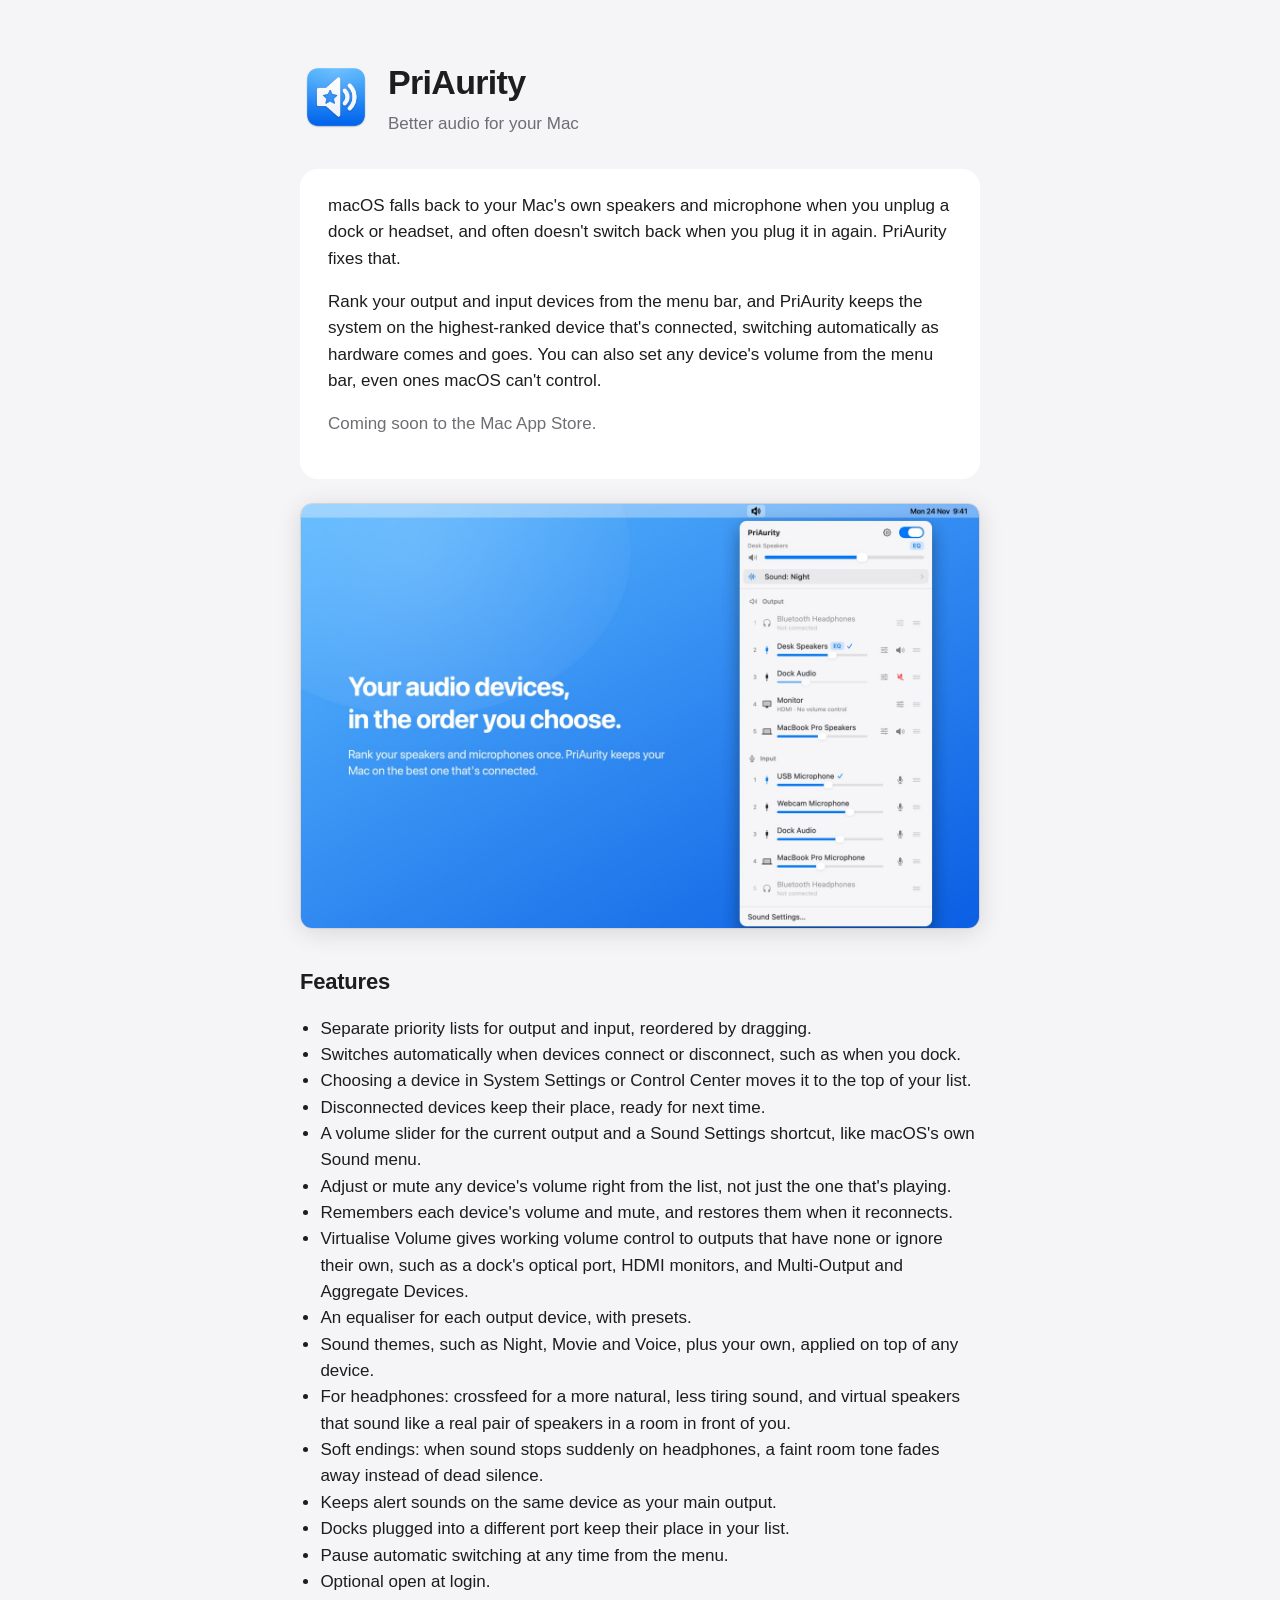
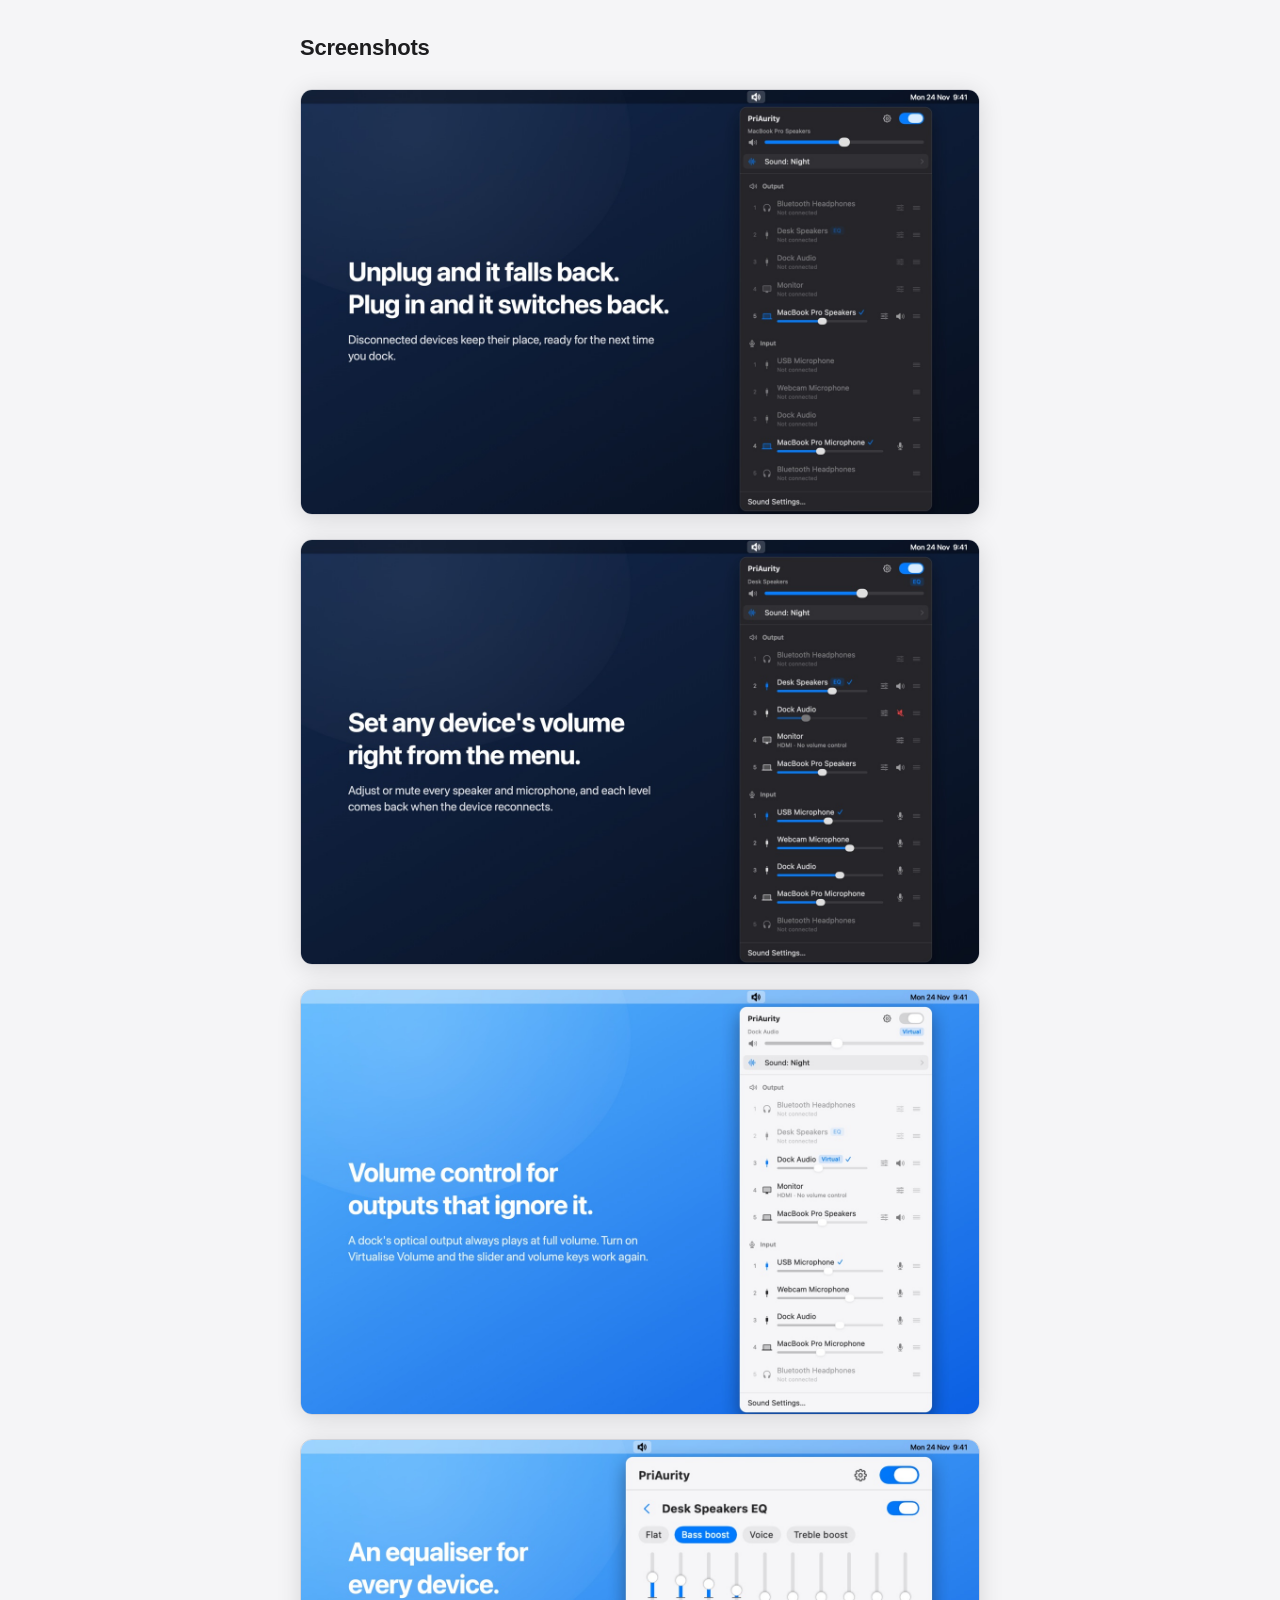
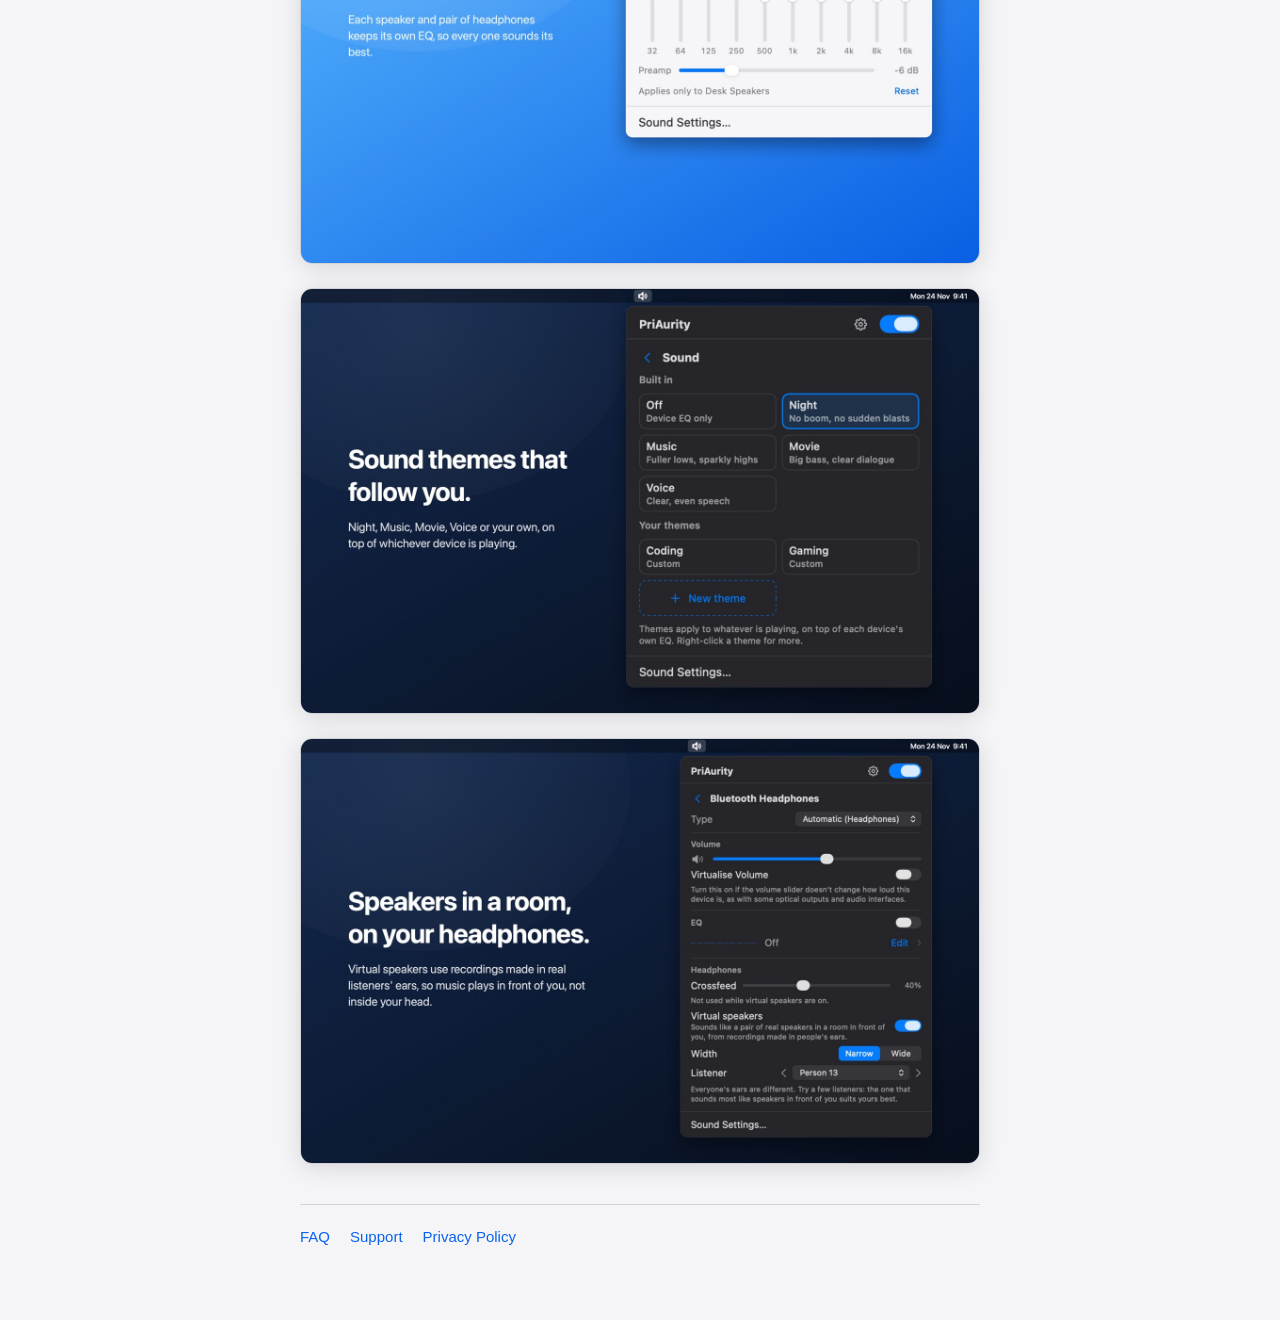
<file: index.html>
<!doctype html>
<html lang="en">
<head>
  <meta charset="utf-8">
  <meta name="viewport" content="width=device-width, initial-scale=1">
  <title>PriAurity: Better Audio for your Mac</title>
  <meta name="description" content="Your Mac switches to your favourite speakers and mic whenever you dock, plug in or unplug. Set any device's volume from the menu bar, even ones macOS can't control.">
  <link rel="icon" href="icon.png">
  <link rel="stylesheet" href="style.css?v=2">
</head>
<body>
<main>
  <header class="app">
    <img src="icon.png" alt="">
    <div>
      <h1>PriAurity</h1>
      <p>Better audio for your Mac</p>
    </div>
  </header>

  <div class="card">
    <p>macOS falls back to your Mac's own speakers and microphone when you unplug a dock or
      headset, and often doesn't switch back when you plug it in again. PriAurity fixes that.</p>
    <p>Rank your output and input devices from the menu bar, and PriAurity keeps the system on the
      highest-ranked device that's connected, switching automatically as hardware comes and goes.
      You can also set any device's volume from the menu bar, even ones macOS can't control.</p>
    <p class="muted">Coming soon to the Mac App Store.</p>
  </div>

  <figure class="shot">
    <img src="screenshots/1-priority.jpg" width="1440" height="900"
      alt="The PriAurity menu open from the menu bar, with ranked Output and Input lists. Desk Speakers are in use; disconnected Bluetooth Headphones keep their place at the top.">
  </figure>

  <h2>Features</h2>
  <ul>
    <li>Separate priority lists for output and input, reordered by dragging.</li>
    <li>Switches automatically when devices connect or disconnect, such as when you dock.</li>
    <li>Choosing a device in System Settings or Control Center moves it to the top of your list.</li>
    <li>Disconnected devices keep their place, ready for next time.</li>
    <li>A volume slider for the current output and a Sound Settings shortcut, like macOS's own Sound
      menu.</li>
    <li>Adjust or mute any device's volume right from the list, not just the one that's playing.</li>
    <li>Remembers each device's volume and mute, and restores them when it reconnects.</li>
    <li>Virtualise Volume gives working volume control to outputs that have none or ignore their own, such as a
      dock's optical port, HDMI monitors, and Multi-Output and Aggregate Devices.</li>
    <li>An equaliser for each output device, with presets.</li>
    <li>Sound themes, such as Night, Movie and Voice, plus your own, applied on top of any device.</li>
    <li>For headphones: crossfeed for a more natural, less tiring sound, and virtual speakers that
      sound like a real pair of speakers in a room in front of you.</li>
    <li>Soft endings: when sound stops suddenly on headphones, a faint room tone fades away instead
      of dead silence.</li>
    <li>Keeps alert sounds on the same device as your main output.</li>
    <li>Docks plugged into a different port keep their place in your list.</li>
    <li>Pause automatic switching at any time from the menu.</li>
    <li>Optional open at login.</li>
  </ul>

  <h2>Screenshots</h2>
  <figure class="shot">
    <img src="screenshots/2-dock.jpg" width="1440" height="900" loading="lazy"
      alt="The PriAurity menu after undocking: the dock's devices show as not connected and the MacBook's own speakers and microphone are in use.">
  </figure>
  <figure class="shot">
    <img src="screenshots/3-volume.jpg" width="1440" height="900" loading="lazy"
      alt="The PriAurity menu showing a volume slider and mute button for every speaker and microphone, with one device muted.">
  </figure>
  <figure class="shot">
    <img src="screenshots/4-virtual.jpg" width="1440" height="900" loading="lazy"
      alt="The PriAurity menu with Dock Audio as the output, marked Virtual, with working volume sliders.">
  </figure>
  <figure class="shot">
    <img src="screenshots/5-eq.jpg" width="1440" height="900" loading="lazy"
      alt="The Desk Speakers EQ panel with the Bass boost preset and ten band sliders from 32 Hz to 16 kHz.">
  </figure>
  <figure class="shot">
    <img src="screenshots/6-themes.jpg" width="1440" height="900" loading="lazy"
      alt="The Sound panel with built-in themes Off, Night, Music, Movie and Voice, two custom themes and a New theme button.">
  </figure>
  <figure class="shot">
    <img src="screenshots/7-speakers.jpg" width="1440" height="900" loading="lazy"
      alt="Device settings for Bluetooth Headphones with virtual speakers on, Narrow width and Person 13 as the listener.">
  </figure>

  <nav>
    <a href="faq/">FAQ</a>
    <a href="support/">Support</a>
    <a href="privacy/">Privacy Policy</a>
  </nav>
</main>
</body>
</html>
</file>
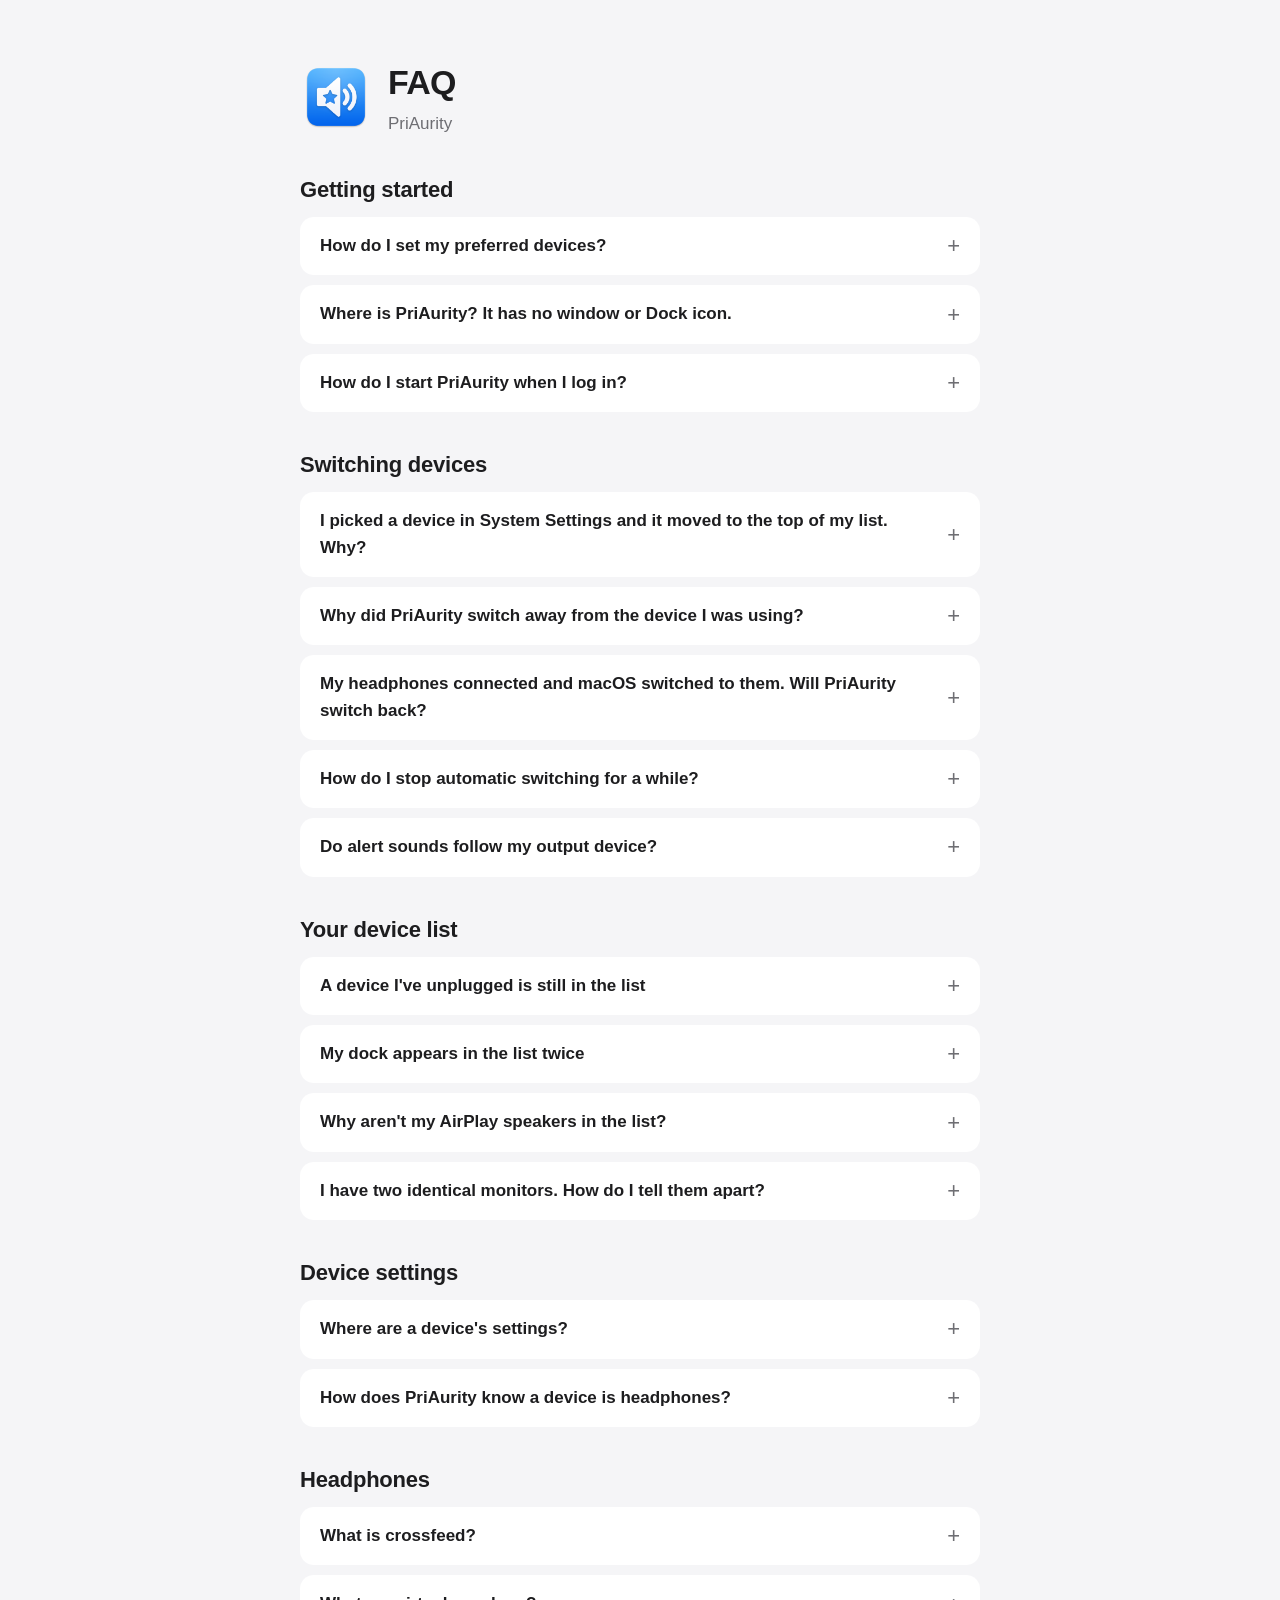
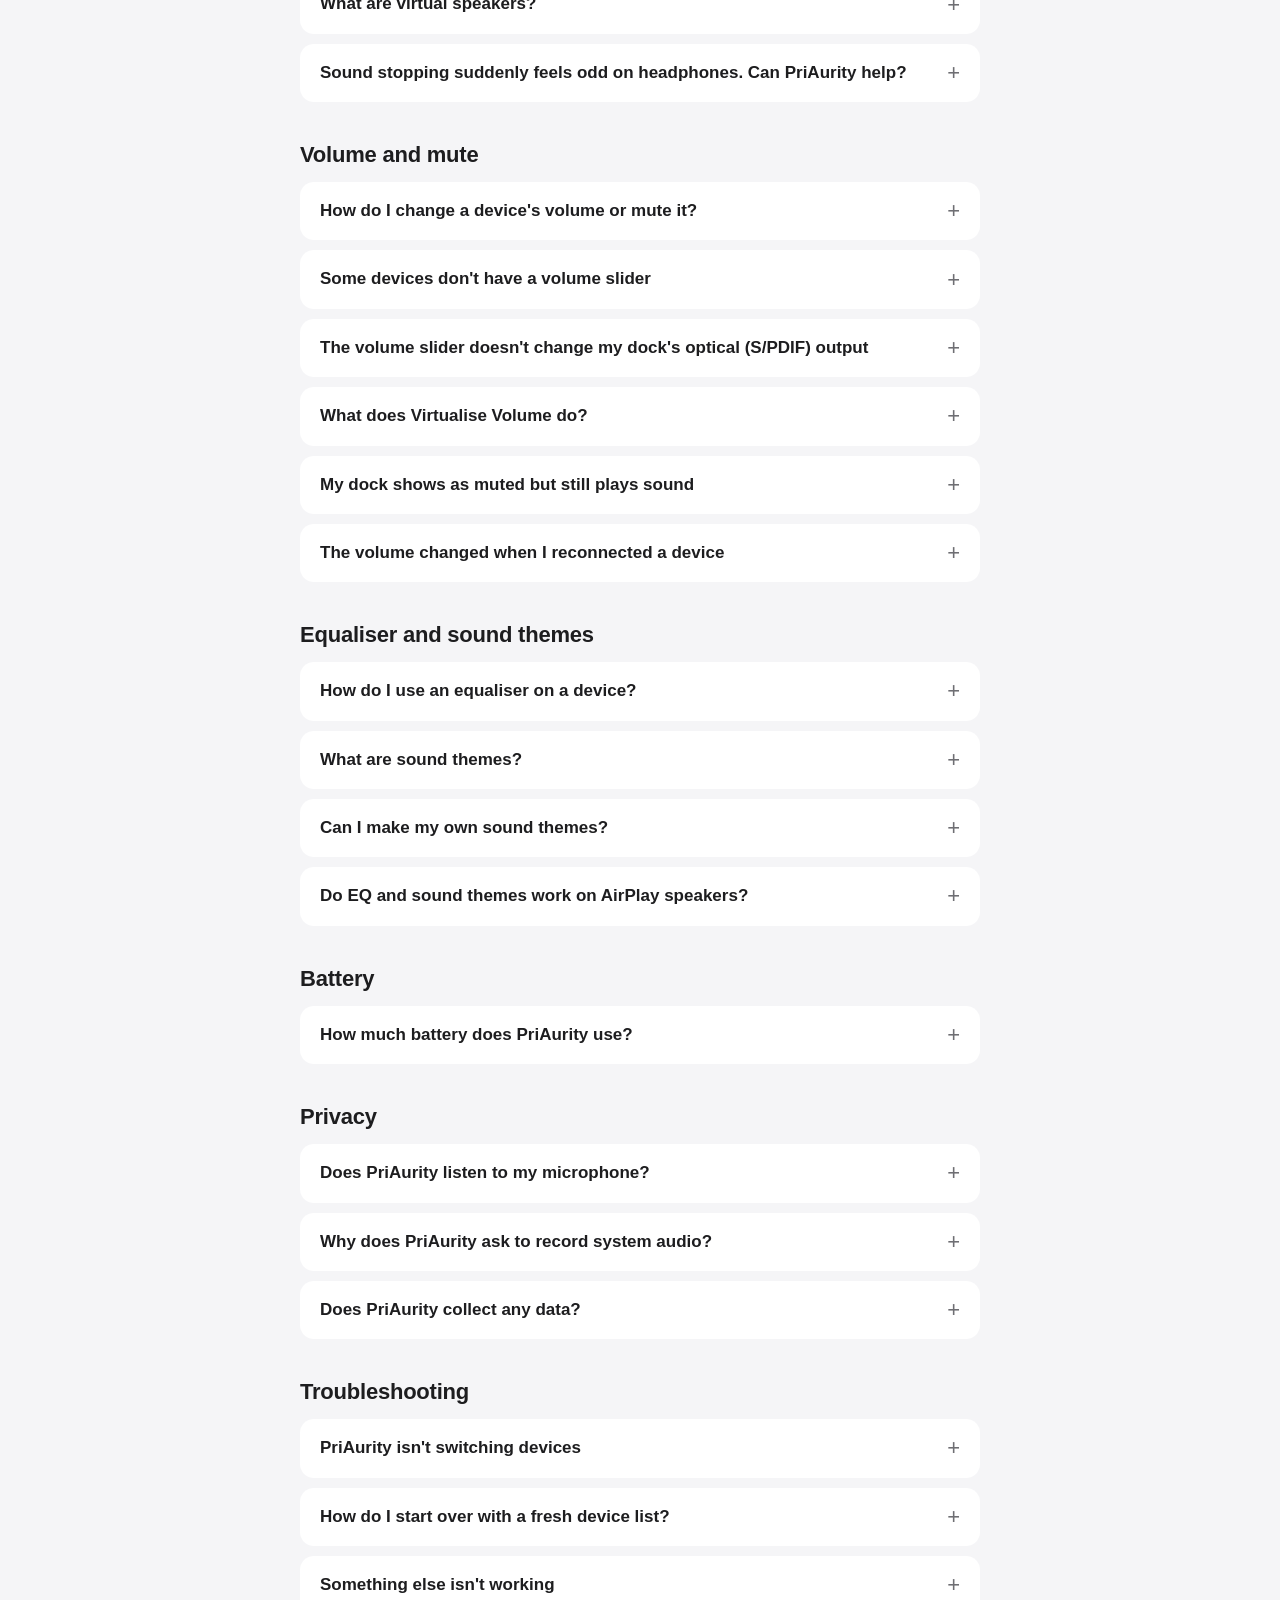
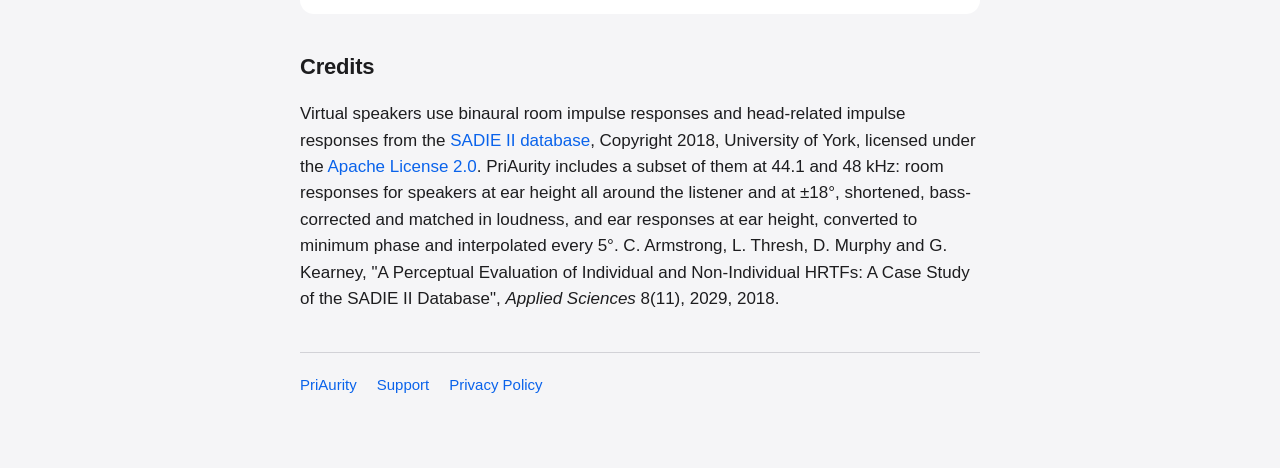
<file: faq/index.html>
<!doctype html>
<html lang="en">
<head>
  <meta charset="utf-8">
  <meta name="viewport" content="width=device-width, initial-scale=1">
  <title>PriAurity FAQ</title>
  <meta name="description" content="Answers to common questions about PriAurity, the Mac menu bar app that keeps your preferred audio devices selected.">
  <link rel="icon" href="../icon.png">
  <link rel="stylesheet" href="../style.css?v=2">
</head>
<body>
<main>
  <header class="app">
    <img src="../icon.png" alt="">
    <div>
      <h1>FAQ</h1>
      <p>PriAurity</p>
    </div>
  </header>

  <h2>Getting started</h2>

  <details>
    <summary>How do I set my preferred devices?</summary>
    <p>Click the speaker icon in the menu bar. PriAurity has separate lists for Output and Input.
      Drag a device by its ≡ handle to put it in the order you prefer. PriAurity uses the
      highest-ranked device that's connected, and switches again whenever devices connect or
      disconnect.</p>
  </details>

  <details>
    <summary>Where is PriAurity? It has no window or Dock icon.</summary>
    <p>PriAurity lives in the menu bar, as a speaker with a star on it. Click it to open your device
      lists and settings.</p>
  </details>

  <details>
    <summary>How do I start PriAurity when I log in?</summary>
    <p>Turn on "Open at login" at the bottom of the PriAurity menu. Once it's on, you'll find it in
      the settings menu (the cog at the top of the PriAurity menu), where you can turn it off again.</p>
  </details>

  <h2>Switching devices</h2>

  <details>
    <summary>I picked a device in System Settings and it moved to the top of my list. Why?</summary>
    <p>When you choose a device yourself, in System Settings, Control Center or with "Use Now",
      PriAurity treats that as your new preference and moves it above the other connected devices,
      so your choice sticks. Devices ranked higher that aren't connected keep their places.</p>
  </details>

  <details>
    <summary>Why did PriAurity switch away from the device I was using?</summary>
    <p>A device ranked higher in your list connected, such as a dock or headphones. PriAurity always
      uses the highest-ranked connected device. Drag the device you want higher in the list, or pick
      it in Control Center, which moves it up for you.</p>
  </details>

  <details>
    <summary>My headphones connected and macOS switched to them. Will PriAurity switch back?</summary>
    <p>Yes, if they're ranked lower than the device you were using. If you want them to take over
      when they connect, drag them higher in the list.</p>
  </details>

  <details>
    <summary>How do I stop automatic switching for a while?</summary>
    <p>Use the switch at the top of the PriAurity menu. While switching is paused, the menu bar icon
      loses its sound waves. Turn it back on and PriAurity applies your list again.</p>
  </details>

  <details>
    <summary>Do alert sounds follow my output device?</summary>
    <p>With "Alert sounds follow output" turned on in the settings menu (the cog at the top of the
      PriAurity menu), macOS's alert and notification sounds play on
      the same device as everything else. Turn it off to leave alert sounds wherever you set them in
      System Settings.</p>
  </details>

  <h2>Your device list</h2>

  <details>
    <summary>A device I've unplugged is still in the list</summary>
    <p>Unplugged devices stay in the list, greyed out, so they keep their place for next time. To
      remove one, right-click it and choose Forget Device.</p>
  </details>

  <details>
    <summary>My dock appears in the list twice</summary>
    <p>Some docks report a different identity when plugged into a different port. PriAurity
      recognises most of these automatically and keeps a single entry. If you still see a
      duplicate, right-click the greyed-out copy and choose Forget Device.</p>
  </details>

  <details>
    <summary>Why aren't my AirPlay speakers in the list?</summary>
    <p>macOS doesn't make AirPlay speakers and receivers available to apps as audio devices until
      one has already been chosen. Choosing one is handled by macOS itself, through Control Center
      and the Sound menu, using system features that Apple doesn't let App Store apps use.</p>
    <p>So PriAurity can't list AirPlay speakers, give them a place in your order, or switch to them
      automatically. To play to one, choose it in Control Center or the Sound menu in the menu bar.</p>
    <p>PriAurity leaves your choice alone. While you're playing to an AirPlay speaker, it appears at
      the top of the Output list. When you stop, it disappears from the list, and PriAurity goes
      back to your usual order. If you switch from AirPlay to a different device, that device moves
      to the top, as with any device you choose yourself.</p>
  </details>

  <details>
    <summary>I have two identical monitors. How do I tell them apart?</summary>
    <p>Devices with the same name get a number, such as "Monitor (2)". The number stays with the
      device, so it moves with it when you reorder the list.</p>
  </details>

  <h2>Device settings</h2>

  <details>
    <summary>Where are a device's settings?</summary>
    <p>Click the sliders button on the right of an output, or right-click it and choose Device
      Settings…. There you'll find the device's type, Virtualise Volume, its EQ and, for headphones,
      crossfeed, virtual speakers and soft endings.</p>
  </details>

  <details>
    <summary>How does PriAurity know a device is headphones?</summary>
    <p>It goes by what the device tells macOS: the Mac's own headphone jack, USB headsets and
      headphones, and Bluetooth devices with a microphone, along with names such as AirPods or
      "headphones". It can't always tell, for example with headphones plugged into a dock or an
      audio interface. Set Type to Headphones or Speakers in the device's settings to correct it.
      Crossfeed, virtual speakers and soft endings only appear for headphones.</p>
  </details>

  <h2>Headphones</h2>

  <details>
    <summary>What is crossfeed?</summary>
    <p>With speakers, each ear hears both speakers. With headphones, each ear only hears its own
      side, so music mixed for speakers can sound as if it's inside your head, and instruments
      panned hard to one side can be tiring. Crossfeed sends a little of each side to the other
      ear, softened and slightly delayed, the way speakers would. Turn it up in the device's
      settings until it feels natural. It doesn't change the overall loudness.</p>
  </details>

  <details>
    <summary>What are virtual speakers?</summary>
    <p>Virtual speakers make headphones sound like a pair of real speakers in a room in front of you.
      They use recordings made with tiny microphones in people's ears while real loudspeakers
      played in a listening room, so the sound carries the shape of an ear and the room's natural
      echo. It goes further than crossfeed, which it replaces while it's on.</p>
    <p>Width sets where the speakers stand: Narrow (about 18° either side, like desk speakers) or
      Wide (45°). Everyone's ears are different, so there are recordings from 20 listeners, two
      dummy heads and 18 people. Use the arrows beside Listener to try a few: the one that sounds
      most like speakers in front of you, rather than just wider, suits your ears best.</p>
    <p>Virtual speakers work at 44.1 and 48 kHz, the rates almost all headphones use. If your
      device is set to another rate, change it in Audio MIDI Setup.</p>
    <p>The recordings come from the SADIE II database by the University of York, used under the
      <a href="https://www.apache.org/licenses/LICENSE-2.0">Apache License 2.0</a>. See
      <a href="#credits">Credits</a>.</p>
  </details>

  <details>
    <summary>Sound stopping suddenly feels odd on headphones. Can PriAurity help?</summary>
    <p>Many people notice a strange "pressure" or empty feeling when audio cuts off on headphones,
      such as when a video ends or you pause music. Real rooms are never completely silent, but
      headphones can go from music to perfect digital silence in an instant.</p>
    <p>Turn on Soft endings in your headphones' settings. When sound stops suddenly, PriAurity plays a
      faint, soft room tone, well below the level of what was playing, and fades it out over a few
      seconds. Phone and video calls use the same trick, called comfort noise. It never plays while
      sound is playing, adds no delay and stops the moment sound returns.</p>
  </details>

  <h2>Volume and mute</h2>

  <details>
    <summary>How do I change a device's volume or mute it?</summary>
    <p>The slider at the top of the PriAurity menu sets the volume of whichever device is playing,
      like the one in macOS's Sound menu. Click its speaker icon to mute.</p>
    <p>Each connected device with a volume control also has a slider under its name and a mute
      button on the right. You can adjust any device, not just the one that's playing. For microphones, the
      slider sets the input level. Moving a slider also unmutes the device, like the volume keys.</p>
  </details>

  <details>
    <summary>Some devices don't have a volume slider</summary>
    <p>Many monitors and TVs connected over HDMI or DisplayPort don't let macOS change their volume,
      so PriAurity shows "No volume control".</p>
    <p>To get a slider anyway, open the device's settings and turn on Virtualise Volume. PriAurity then
      sets the level itself, with its own slider and mute button. The volume keys and macOS's Sound
      menu still can't control these devices. If you use an app that controls your monitor's volume
      directly, such as BetterDisplay or MonitorControl, keep using that instead: with both, the two
      volume settings stack.</p>
  </details>

  <details>
    <summary>The volume slider doesn't change my dock's optical (S/PDIF) output</summary>
    <p>Many docks and USB audio adapters have a single audio output that feeds both a headphone or
      line-out jack and an optical (S/PDIF) port. Their volume control only works on the headphone
      jack. The optical port always sends full volume, because it expects your amplifier or
      receiver to set the level.</p>
    <p>The dock doesn't tell macOS which port is in use, so macOS treats the volume as working. The
      volume keys and macOS's own Sound menu have the same problem, and so does PriAurity's slider
      on its own.</p>
    <p>PriAurity can fix this. Open the device's settings and turn on Virtualise Volume, and its slider,
      the volume keys and the Sound menu all change the volume again. See "What does Virtualise
      Volume do?" below. Otherwise, use your amplifier's or receiver's volume control.</p>
  </details>

  <details>
    <summary>What does Virtualise Volume do?</summary>
    <p>It gives working volume control to an output that ignores its own, such as a dock's optical
      port, or has none, such as many monitors. PriAurity takes the sound your apps play to the device, lowers it to the volume you've
      set and plays it to the device. The device's slider, the volume keys and macOS's Sound menu
      all control it, and mute works too.</p>
    <p>Turn it on in the device's settings, under Volume. Devices with it on
      show a "Virtual" tag. It needs macOS 14.2 or later, and only runs while that device is your
      output.</p>
    <p>It also works on outputs with no volume control at all, such as many monitors. On those,
      PriAurity keeps the level itself: use PriAurity's slider, because the volume keys and the Sound
      menu can't control them.</p>
    <p>It works on Multi-Output Devices and Aggregate Devices made in Audio MIDI Setup too: every
      device in them follows the one slider. A device inside one that has Virtualise Volume on
      itself keeps its own slider as well. If a device in it is unplugged, the others keep playing,
      and it joins back in when it's reconnected.</p>
    <p>Aggregate Devices number their channels across the devices that are connected, so when one
      is unplugged, macOS moves the channels along to the next device. That's how Aggregate
      Devices always behave, with or without PriAurity. If you want every device to keep playing
      the same thing, use a Multi-Output Device instead.</p>
    <p>The first time, macOS asks you to allow PriAurity to record system audio, which it needs for
      this. If the permission is missing, you'll hear a few seconds of silence, then the device goes
      back to full volume and PriAurity shows how to fix it. Turn it on in System Settings ›
      Privacy &amp; Security › Screen &amp; System Audio Recording, then choose Try Again.</p>
    <p>Only turn it on for outputs whose own volume doesn't work. On a device whose volume already
      works, such as a dock's headphone jack, both would lower the level and the volume would drop
      off too quickly.</p>
  </details>

  <details>
    <summary>My dock shows as muted but still plays sound</summary>
    <p>Some USB docks and audio adapters ignore a mute that's set while they're idle. macOS records
      the device as muted, but the hardware never receives the command, so once audio starts it
      plays anyway. PriAurity works around this by sending the mute again as soon as the device
      starts playing, so you may hear a split second of sound before it goes quiet.</p>
    <p>If a device still plays while showing as muted, click its mute button twice to unmute and
      mute it again while it's playing.</p>
  </details>

  <details>
    <summary>The volume changed when I reconnected a device</summary>
    <p>With "Restore each device's volume" turned on in the settings menu (the cog), PriAurity puts back the last volume and mute
      you set for each device when it reconnects. Set it once and that level is remembered. Turn the
      option off if you'd rather macOS handled it.</p>
  </details>

  <h2>Equaliser and sound themes</h2>

  <details>
    <summary>How do I use an equaliser on a device?</summary>
    <p>Open the device's settings, turn on EQ and choose Edit. Pick a preset (Flat, Bass boost, Voice or
      Treble boost) or move the ten sliders, from 32 Hz on the left to 16 kHz on the right. Use the
      preamp to turn the overall level down if boosted sounds start to distort.</p>
    <p>Each device keeps its own EQ, so your desk speakers and headphones can each sound their
      best. Devices with their EQ on show an "EQ" tag.</p>
  </details>

  <details>
    <summary>What are sound themes?</summary>
    <p>A sound theme shapes everything you hear, on whichever device is playing, on top of that
      device's own EQ. Choose one from the Sound row under the volume slider:</p>
    <ul>
      <li><strong>Night:</strong> no boom and no sudden blasts, for late-night listening.</li>
      <li><strong>Music:</strong> fuller lows and sparkly highs.</li>
      <li><strong>Movie:</strong> big bass with dialogue brought forward.</li>
      <li><strong>Voice:</strong> clear, even speech for podcasts and calls.</li>
      <li><strong>Off:</strong> each device's own EQ only.</li>
    </ul>
    <p>The idea is that a device's EQ corrects how that speaker sounds, while the theme suits what
      you're doing, and it follows you when you switch devices.</p>
  </details>

  <details>
    <summary>Can I make my own sound themes?</summary>
    <p>Yes, as many as you like. In the Sound panel, choose New theme, give it a name and set the
      sliders. You hear the changes as you make them. Levelling (Off, Gentle or Strong) evens out
      loud and quiet moments, so explosions don't startle and quiet dialogue is easier to hear.</p>
    <p>Right-click a theme to edit, duplicate, rename or delete it. You can't change the built-in
      themes, but you can duplicate one, such as Night, and make it your own.</p>
  </details>

  <details>
    <summary>Do EQ and sound themes work on AirPlay speakers?</summary>
    <p>No. macOS doesn't let apps process audio going to AirPlay speakers, so they play without
      PriAurity's EQ or theme. Wired, USB, Bluetooth and HDMI devices all work.</p>
  </details>

  <h2>Battery</h2>

  <details>
    <summary>How much battery does PriAurity use?</summary>
    <p>Almost none with ordinary devices. PriAurity waits for macOS to tell it a device has
      connected, disconnected or changed, and only does any work at that moment. Your audio plays
      exactly as it would without PriAurity, so it uses no more battery than your Mac does on its
      own.</p>
    <p>Virtualise Volume, an equaliser and sound themes are different. While any of them applies to
      your output, macOS passes your Mac's audio through PriAurity continuously, even when nothing
      is playing. That costs roughly 1% of a full charge, about 5 to 15 minutes over a whole day on
      battery. It stops as soon as none of them applies, for example when you switch to a device
      without them and the sound theme is Off. It doesn't use any
      battery while your Mac is plugged in, which is usually the case when you're using a dock or desk
      speakers.</p>
    <p>PriAurity could pause while nothing is playing to save most of that. The catch is
      that the first moment of each sound after a pause, around 40 milliseconds, would be lost,
      which can clip notification sounds and spoken feedback. Most virtualised devices are used
      while plugged in, so it isn't worth that today. If it matters to you,
      <a href="https://github.com/makeable/priaurity/issues/new">let us know</a>, and with enough
      interest it could become an option.</p>
  </details>

  <h2>Privacy</h2>

  <details>
    <summary>Does PriAurity listen to my microphone?</summary>
    <p>No. PriAurity chooses which microphone macOS uses and can set its input level, but it never
      opens a microphone or records or listens to what it picks up.</p>
  </details>

  <details>
    <summary>Why does PriAurity ask to record system audio?</summary>
    <p>Only if you turn on Virtualise Volume, an equaliser, a sound theme or one of the headphone features. To change how your
      audio sounds, PriAurity has to take the sound your apps play, adjust it and play it on. macOS calls this
      recording system audio. The sound only passes through PriAurity's memory as it plays. It's
      never recorded, saved or sent anywhere.</p>
  </details>

  <details>
    <summary>Does PriAurity collect any data?</summary>
    <p>No. It doesn't connect to the internet and contains no analytics or tracking. Your device
      lists and settings stay on your Mac. Read the <a href="../privacy/">privacy policy</a>.</p>
  </details>

  <h2>Troubleshooting</h2>

  <details>
    <summary>PriAurity isn't switching devices</summary>
    <p>Check that the switch at the top of the menu is on, and that the device you expect shows as
      connected rather than "Not connected". If it still doesn't switch, choose Quit PriAurity
      from the settings menu (the cog) and open it again.</p>
  </details>

  <details>
    <summary>How do I start over with a fresh device list?</summary>
    <p>Quit PriAurity, then move this folder to the Bin:
      <code>~/Library/Containers/com.supermatt.priaurity</code>. The next time you open PriAurity it
      starts with your current devices in their current order.</p>
  </details>

  <details>
    <summary>Something else isn't working</summary>
    <p><a href="https://github.com/makeable/priaurity/issues/new">Report a problem</a> and include
      your macOS version and the audio devices involved.</p>
  </details>

  <h2 id="credits">Credits</h2>
  <p>Virtual speakers use binaural room impulse responses and head-related impulse responses from the
    <a href="https://zenodo.org/records/12092466">SADIE II database</a>, Copyright 2018, University
    of York, licensed under the <a href="https://www.apache.org/licenses/LICENSE-2.0">Apache License
    2.0</a>. PriAurity includes a subset of them at 44.1 and 48 kHz: room responses for speakers at
    ear height all around the listener and at ±18°, shortened, bass-corrected and matched in
    loudness, and ear responses at ear height, converted to minimum phase and interpolated every
    5°. C. Armstrong, L. Thresh, D. Murphy and G. Kearney, "A Perceptual
    Evaluation of Individual and Non-Individual HRTFs: A Case Study of the SADIE II Database",
    <i>Applied Sciences</i> 8(11), 2029, 2018.</p>

  <nav>
    <a href="../">PriAurity</a>
    <a href="../support/">Support</a>
    <a href="../privacy/">Privacy Policy</a>
  </nav>
</main>
</body>
</html>
</file>
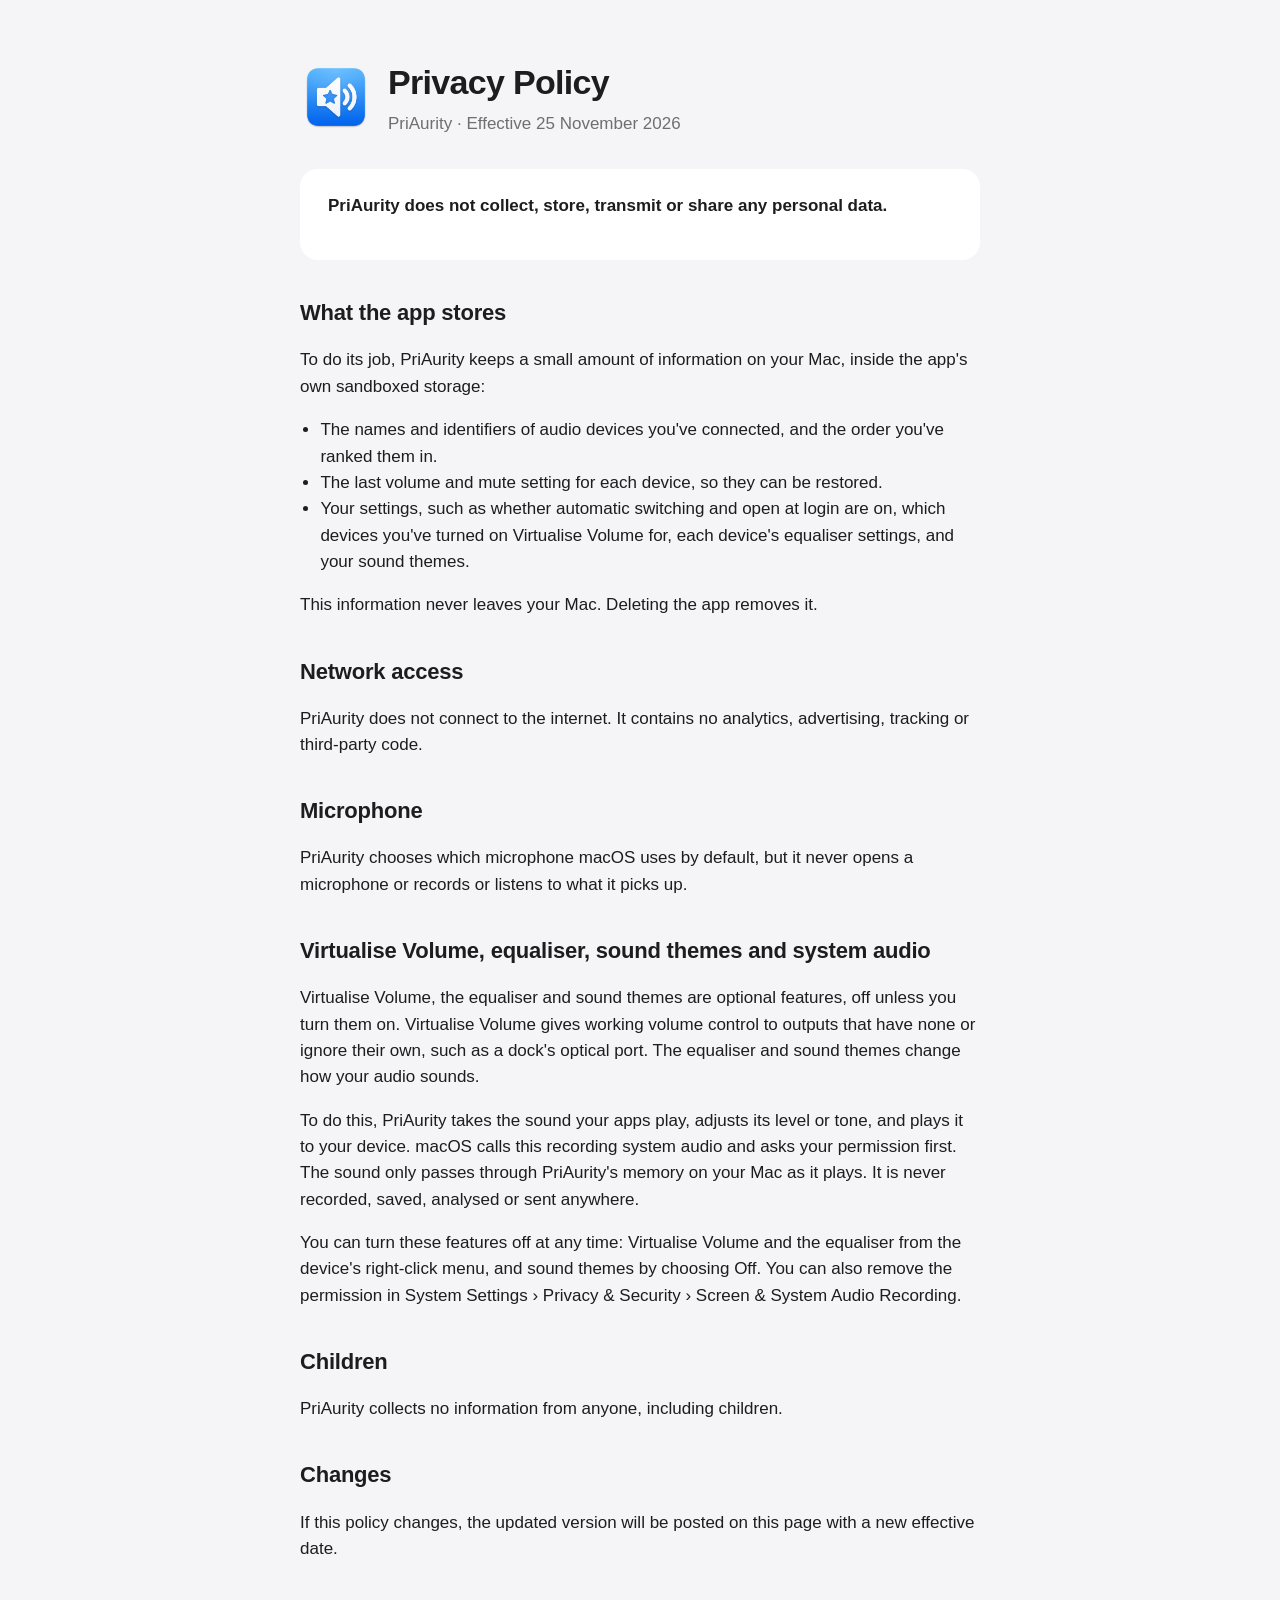
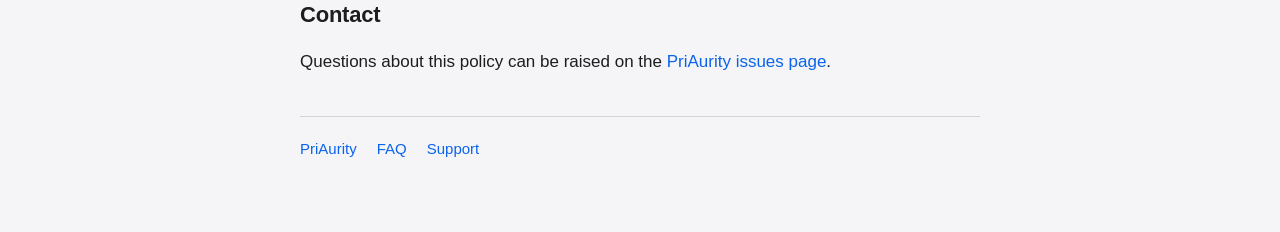
<file: privacy/index.html>
<!doctype html>
<html lang="en">
<head>
  <meta charset="utf-8">
  <meta name="viewport" content="width=device-width, initial-scale=1">
  <title>PriAurity Privacy Policy</title>
  <link rel="icon" href="../icon.png">
  <link rel="stylesheet" href="../style.css?v=2">
</head>
<body>
<main>
  <header class="app">
    <img src="../icon.png" alt="">
    <div>
      <h1>Privacy Policy</h1>
      <p>PriAurity · Effective 25 November 2026</p>
    </div>
  </header>

  <div class="card">
    <p><strong>PriAurity does not collect, store, transmit or share any personal data.</strong></p>
  </div>

  <h2>What the app stores</h2>
  <p>To do its job, PriAurity keeps a small amount of information on your Mac, inside the app's
    own sandboxed storage:</p>
  <ul>
    <li>The names and identifiers of audio devices you've connected, and the order you've ranked them in.</li>
    <li>The last volume and mute setting for each device, so they can be restored.</li>
    <li>Your settings, such as whether automatic switching and open at login are on, which
      devices you've turned on Virtualise Volume for, each device's equaliser settings, and your
      sound themes.</li>
  </ul>
  <p>This information never leaves your Mac. Deleting the app removes it.</p>

  <h2>Network access</h2>
  <p>PriAurity does not connect to the internet. It contains no analytics, advertising,
    tracking or third-party code.</p>

  <h2>Microphone</h2>
  <p>PriAurity chooses which microphone macOS uses by default, but it never opens a microphone
    or records or listens to what it picks up.</p>

  <h2>Virtualise Volume, equaliser, sound themes and system audio</h2>
  <p>Virtualise Volume, the equaliser and sound themes are optional features, off unless you turn
    them on. Virtualise Volume gives working volume control to outputs that have none or ignore
    their own, such as a dock's optical port. The equaliser and sound themes change how your audio
    sounds.</p>
  <p>To do this, PriAurity takes the sound your apps play, adjusts its level or tone, and plays it
    to your device. macOS calls this recording system audio and
    asks your permission first. The sound only passes through PriAurity's memory on your Mac as
    it plays. It is never recorded, saved, analysed or sent anywhere.</p>
  <p>You can turn these features off at any time: Virtualise Volume and the equaliser from the
    device's right-click menu, and sound themes by choosing Off. You can also
    remove the permission in System Settings › Privacy &amp; Security › Screen &amp; System Audio
    Recording.</p>

  <h2>Children</h2>
  <p>PriAurity collects no information from anyone, including children.</p>

  <h2>Changes</h2>
  <p>If this policy changes, the updated version will be posted on this page with a new
    effective date.</p>

  <h2>Contact</h2>
  <p>Questions about this policy can be raised on the
    <a href="https://github.com/makeable/priaurity/issues">PriAurity issues page</a>.</p>

  <nav>
    <a href="../">PriAurity</a>
    <a href="../faq/">FAQ</a>
    <a href="../support/">Support</a>
  </nav>
</main>
</body>
</html>
</file>
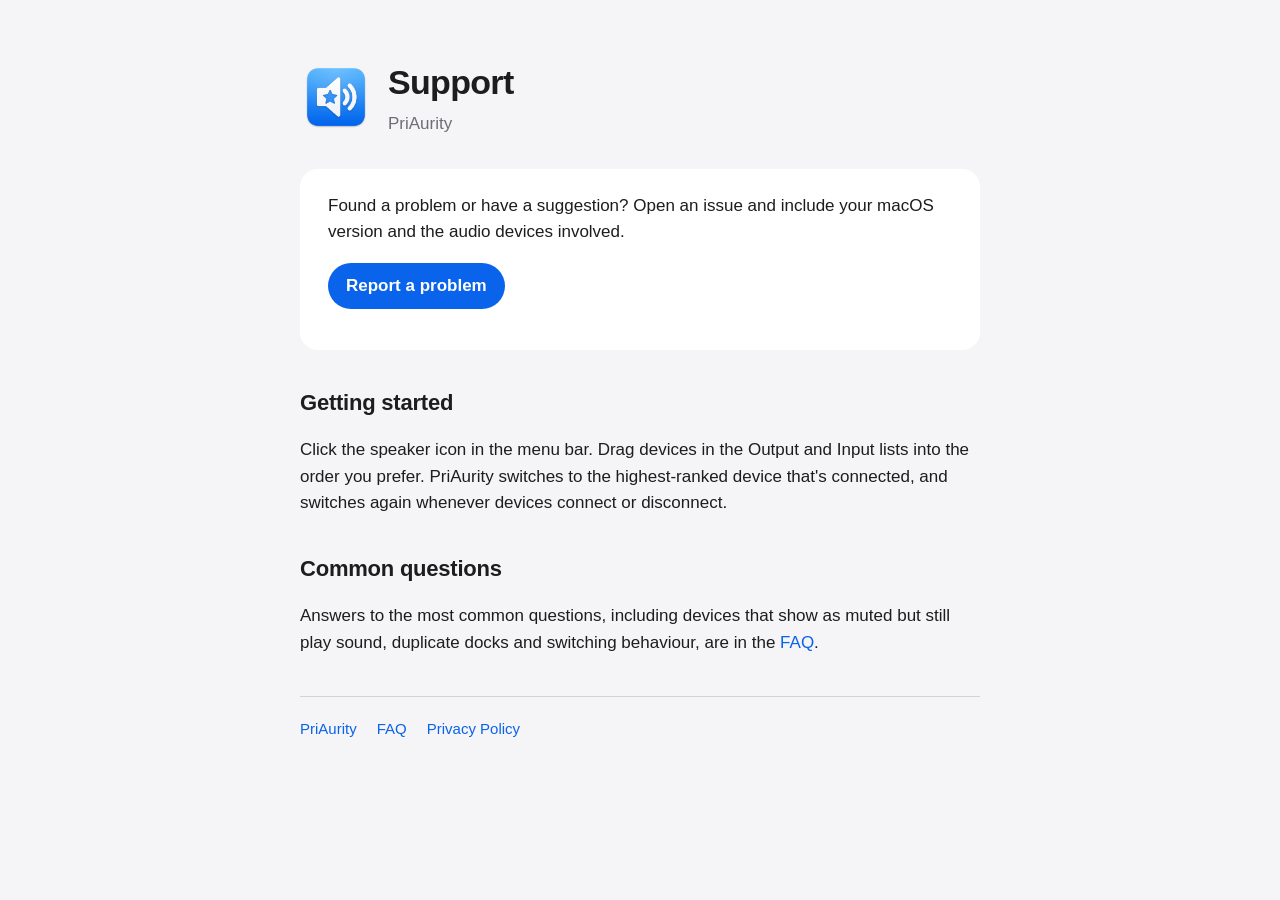
<file: support/index.html>
<!doctype html>
<html lang="en">
<head>
  <meta charset="utf-8">
  <meta name="viewport" content="width=device-width, initial-scale=1">
  <title>PriAurity Support</title>
  <link rel="icon" href="../icon.png">
  <link rel="stylesheet" href="../style.css?v=2">
</head>
<body>
<main>
  <header class="app">
    <img src="../icon.png" alt="">
    <div>
      <h1>Support</h1>
      <p>PriAurity</p>
    </div>
  </header>

  <div class="card">
    <p>Found a problem or have a suggestion? Open an issue and include your macOS version and
      the audio devices involved.</p>
    <p><a class="button" href="https://github.com/makeable/priaurity/issues/new">Report a problem</a></p>
  </div>

  <h2>Getting started</h2>
  <p>Click the speaker icon in the menu bar. Drag devices in the Output and Input lists into the
    order you prefer. PriAurity switches to the highest-ranked device that's connected, and
    switches again whenever devices connect or disconnect.</p>

  <h2>Common questions</h2>
  <p>Answers to the most common questions, including devices that show as muted but still play
    sound, duplicate docks and switching behaviour, are in the <a href="../faq/">FAQ</a>.</p>

  <nav>
    <a href="../">PriAurity</a>
    <a href="../faq/">FAQ</a>
    <a href="../privacy/">Privacy Policy</a>
  </nav>
</main>
</body>
</html>
</file>
<file: style.css>
:root {
  --bg: #f5f5f7;
  --card: #ffffff;
  --text: #1d1d1f;
  --muted: #6e6e73;
  --accent: #0a63eb;
  --rule: #d2d2d7;
}
@media (prefers-color-scheme: dark) {
  :root {
    --bg: #111113;
    --card: #1c1c1e;
    --text: #f5f5f7;
    --muted: #a1a1a6;
    --accent: #4fb2ff;
    --rule: #38383a;
  }
}
* { box-sizing: border-box; }
body {
  margin: 0;
  background: var(--bg);
  color: var(--text);
  font: 17px/1.55 -apple-system, BlinkMacSystemFont, "SF Pro Text", "Helvetica Neue", Arial, sans-serif;
}
main { max-width: 720px; margin: 0 auto; padding: 56px 20px 72px; }
header.app { display: flex; align-items: center; gap: 16px; margin-bottom: 32px; }
header.app img { width: 72px; height: 72px; }
header.app h1 { margin: 0; font-size: 34px; letter-spacing: -0.02em; }
header.app p { margin: 2px 0 0; color: var(--muted); }
h2 { font-size: 22px; margin: 36px 0 8px; letter-spacing: -0.01em; }
h3 { font-size: 17px; margin: 24px 0 4px; }
p, li { color: var(--text); }
.muted { color: var(--muted); }
a { color: var(--accent); text-decoration: none; }
a:hover { text-decoration: underline; }
.card { background: var(--card); border-radius: 18px; padding: 24px 28px; margin: 20px 0; }
.card > :first-child { margin-top: 0; }
nav { display: flex; gap: 20px; margin-top: 40px; padding-top: 20px; border-top: 1px solid var(--rule); font-size: 15px; }
ul { padding-left: 1.2em; }
.button {
  display: inline-block; background: var(--accent); color: #fff; padding: 10px 18px;
  border-radius: 999px; font-weight: 600;
}
.button:hover { text-decoration: none; opacity: 0.9; }
details {
  background: var(--card); border-radius: 14px; margin: 10px 0; padding: 0 20px;
}
summary {
  cursor: pointer; font-weight: 600; padding: 16px 0; list-style: none; position: relative; padding-right: 28px;
}
summary::-webkit-details-marker { display: none; }
summary::after {
  content: "+"; position: absolute; right: 0; top: 50%; transform: translateY(-50%);
  color: var(--muted); font-size: 22px; font-weight: 400;
}
details[open] summary::after { content: "−"; }
details > p:last-child { padding-bottom: 16px; margin-bottom: 0; }
details > p:first-of-type { margin-top: 0; }
code { font: 14px ui-monospace, SFMono-Regular, Menlo, monospace; background: var(--bg); padding: 2px 6px; border-radius: 6px; }
figure.shot { margin: 24px 0; }
figure.shot img {
  display: block; width: 100%; height: auto; border-radius: 12px;
  border: 1px solid var(--rule); box-shadow: 0 4px 24px rgba(0, 0, 0, 0.12);
}
</file>
